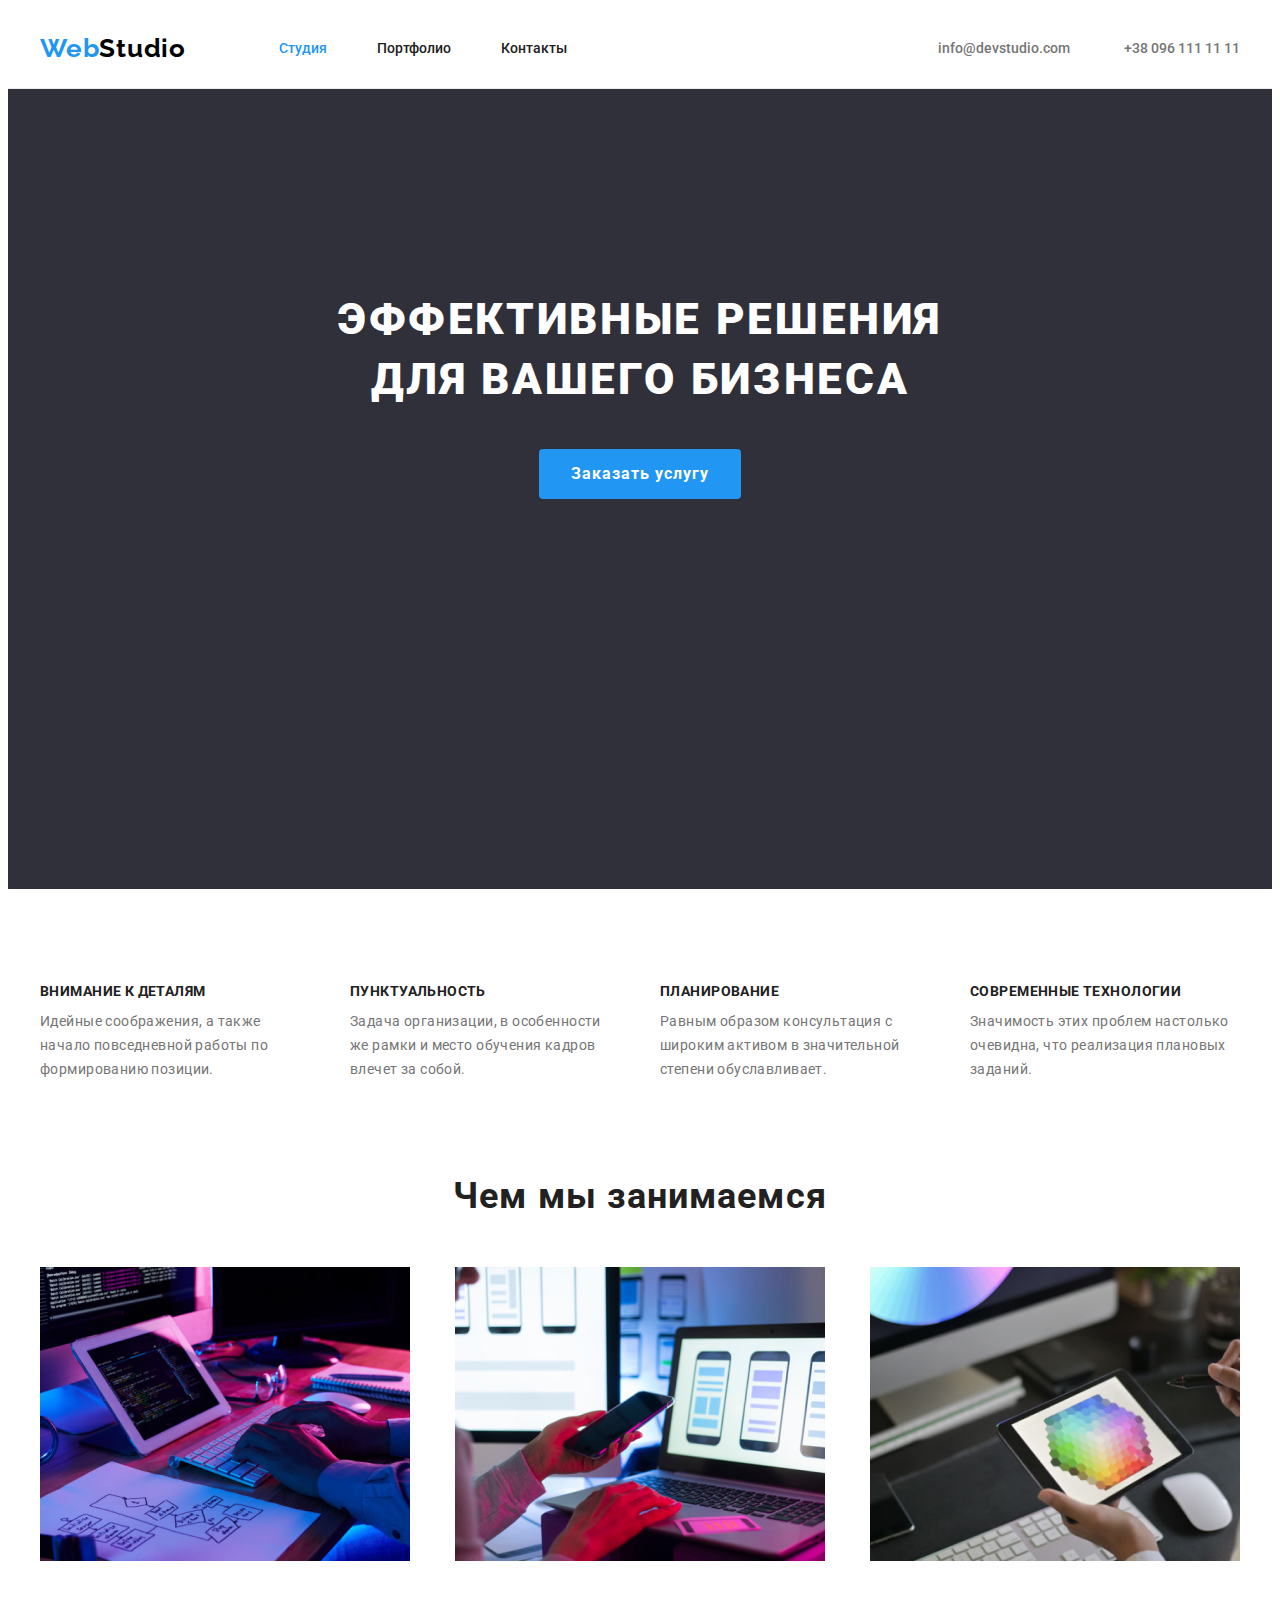
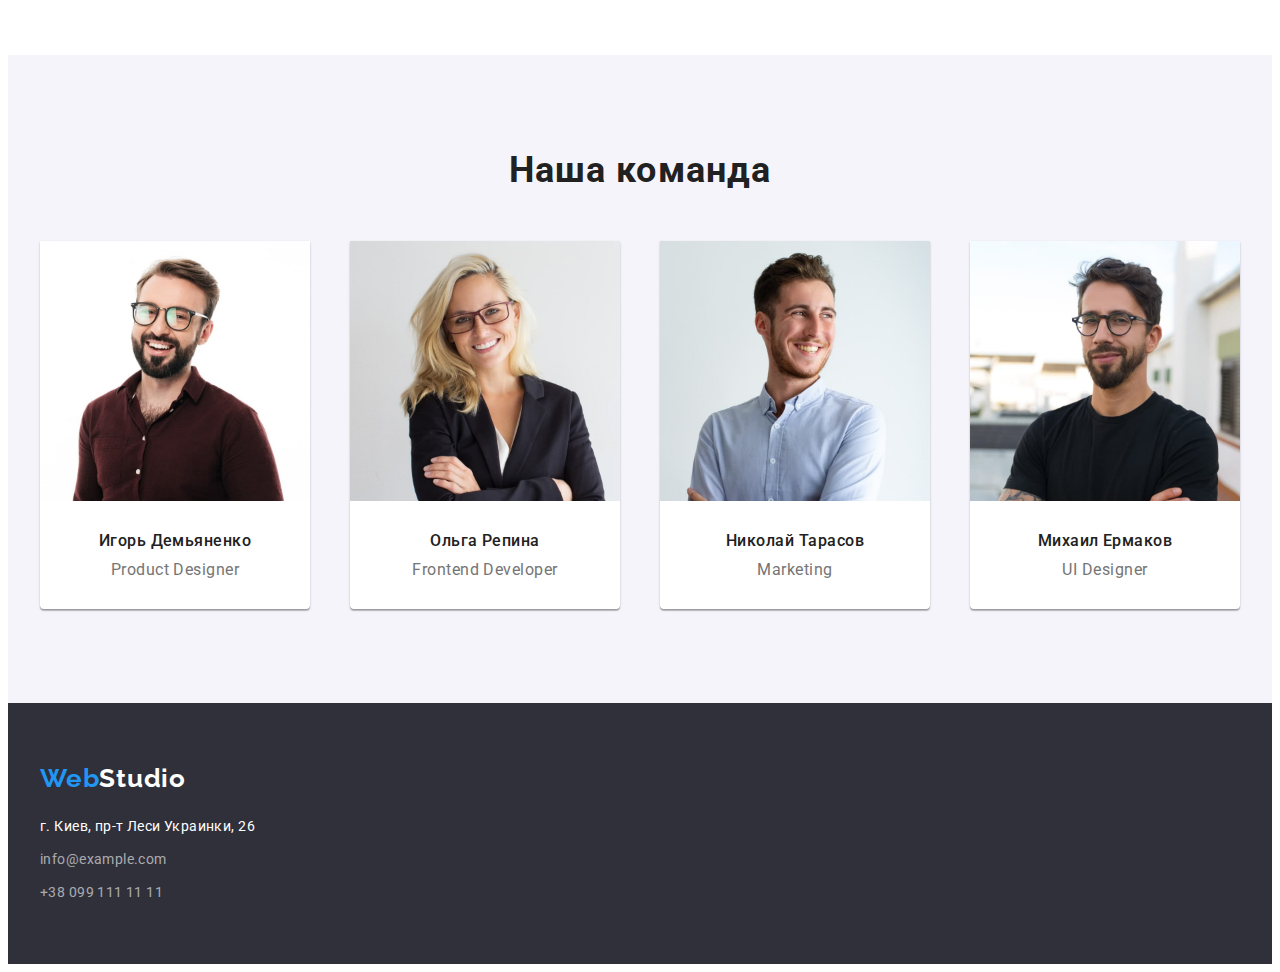
<file: index.html>
<!DOCTYPE html>
<html lang="en">
<head>
    <meta charset="UTF-8">
    <meta http-equiv="X-UA-Compatible" content="IE=edge">
    <meta name="viewport" content="width=device-width, initial-scale=1.0">
    
    <title>WebStudio</title>
    <link rel="stylesheet" href="css/styles.css">
    <link rel="preconnect" href="https://fonts.gstatic.com">
    <link href="https://fonts.googleapis.com/css2?family=Raleway:wght@700&family=Roboto:wght@700&display=swap" rel="stylesheet">
    <link rel="preconnect" href="https://fonts.gstatic.com">
    <link href="https://fonts.googleapis.com/css2?family=Raleway:wght@700&family=Roboto:wght@400;500;700;900&display=swap" rel="stylesheet">
    <link rel="stylesheet" href="https://cdnjs.cloudflare.com/ajax/libs/modern-normalize/1.0.0/modern-normalize.min.css" integrity="sha512-ISS7cAi1PEhQ8jnbJpJZMd29NlhNj4AWYyLOSp2CE/CsHxTCu+r+t0D2yoJudVrd0/8fTVPUVDzY5Tvli75u/g==" crossorigin="anonymous" referrerpolicy="no-referrer" />
</head>
<body>
    <header class="header">
        <div class="container link header-container">
            <div class="logo-nav">
                <a class="logo" href="index.html">
                    <span class="logo-web">Web</span><span class="logo-studio">Studio</span>
                </a>
                <nav class="mainmenu">
                    <ul class="navigation list">
                        <li class="nav-li"><a class="nav nav-blue" href="index.html">Студия</a></li>
                        <li class="nav-li"><a class="nav" href="portfoliopage.html">Портфолио</a></li>
                        <li class="nav-li"><a class="nav" href="#">Контакты</a></li>
                    </ul>
                </nav>
            </div>
            <div class="info-header link">
                <a class="header-mail" href="mailto:info@devstudio.com">info@devstudio.com</a>
                <a href="tel:+380961111111">+38 096 111 11 11</a>
            </div>
        </div>
    </header>    

    <main>
        <section class="h1-btn-background">
            <div class="h1-btn container">
                <h1 class="effective-solutions">ЭФФЕКТИВНЫЕ РЕШЕНИЯ ДЛЯ ВАШЕГО БИЗНЕСА</h1>
                <button class="button-studio" type="button" >Заказать услугу</button>
            </div>
        </section>

        <section class="section">
            <div class="container">
                <ul class="our-advantages list">
                    <li class="advantages">
                        <h3 class="h3-advantages">ВНИМАНИЕ К ДЕТАЛЯМ</h3>
                        <p class="p-advantages">
                            Идейные соображения, а также
                            начало повседневной работы по
                            формированию позиции.
                        </p>
                    </li>
                    <li class="advantages">
                        <h3 class="h3-advantages">ПУНКТУАЛЬНОСТЬ</h3>
                        <p class="p-advantages">
                            Задача организации, в особенности
                            же рамки и место обучения кадров
                            влечет за собой.
                        </p>
                    </li>
                    <li class="advantages">
                        <h3 class="h3-advantages">ПЛАНИРОВАНИЕ</h3>
                        <p class="p-advantages">
                        Равным образом консультация с
                            широким активом в значительной
                            степени обуславливает.
                        </p>
                    </li>
                    <li class="advantages">
                        <h3 class="h3-advantages">СОВРЕМЕННЫЕ ТЕХНОЛОГИИ</h3>
                        <p class="p-advantages">
                            Значимость этих проблем настолько
                            очевидна, что реализация плановых
                            заданий.
                        </p>
                    </li>
                </ul>
            </div>
        </section>

        
        <section class="h2-pics">
            <div class="container">
                <h2 class="h2-what">Чем мы занимаемся</h2>
                <ul class="what-img list">
                    <li><img src="./images/main-page-img/typingman.jpg" alt="человек печатает на клавиатуре" width="370" height="294"></li>
                    <li><img src="./images/main-page-img/manphone.jpg" alt="человек смотрит в телефон" width="370" height="294"></li>
                    <li><img src="./images/main-page-img/paintingonpad.jpg" alt="человек рисует на планшете" width="370" height="294"></li>
                </ul>
            </div>
        </section>

        <section class="our-team-background section">
            <div class="container">
                <h2 class="our-team-h2" >Наша команда</h2>
                <ul class="our-team list">
                    <li>
                        <img
                        src="./images/main-page-img/igor.jpg"
                        alt="Фотография Игоря Демьяненко"
                        width="270"
                        />
                        <h3 class="our-team-name-h3">Игорь Демьяненко</h3>
                        <p class="specialization">Product Designer</p>
                    </li>
                    <li>
                        <img
                        src="./images/main-page-img/olga.jpg"
                        alt="Фотография Ольги Репиной"
                        width="270"
                        />
                        <h3 class="our-team-name-h3">Ольга Репина</h3>
                        <p class="specialization">Frontend Developer</p>
                    </li>
                    <li>
                        <img
                        src="./images/main-page-img/nikola.jpg"
                        alt="Фотография Николая Тарасова"
                        width="270"
                        />
                        <h3 class="our-team-name-h3">Николай Тарасов</h3>
                        <p class="specialization">Marketing</p>
                    </li>
                    <li>
                        <img 
                        src="./images/main-page-img/michael.jpg"
                        alt="Фотография Михаила Ермакова"
                        width="270"
                        />
                        <h3 class="our-team-name-h3">Михаил Ермаков</h3>
                        <p class="specialization">UI Designer</p>
                    </li>
                </ul>
            </div>
        </section>
    </main>

    <footer class="footer">
        <div class="footer-container container link">
            <a class="logo-footer" href="index.html">
                <span class="logo-web">Web</span><span class="studio-footer">Studio</span>
            </a>

            <address>
                <p>г. Киев, пр-т Леси Украинки, 26</p>
                <a class="mail-footer" href="mailto:info@example.com">info@example.com</a><br>
                <a class="tel-footer" href="tel:+3809911111">+38 099 111 11 11</a>
            </address>
        </div>
    </footer>
</body>
</html>
</file>
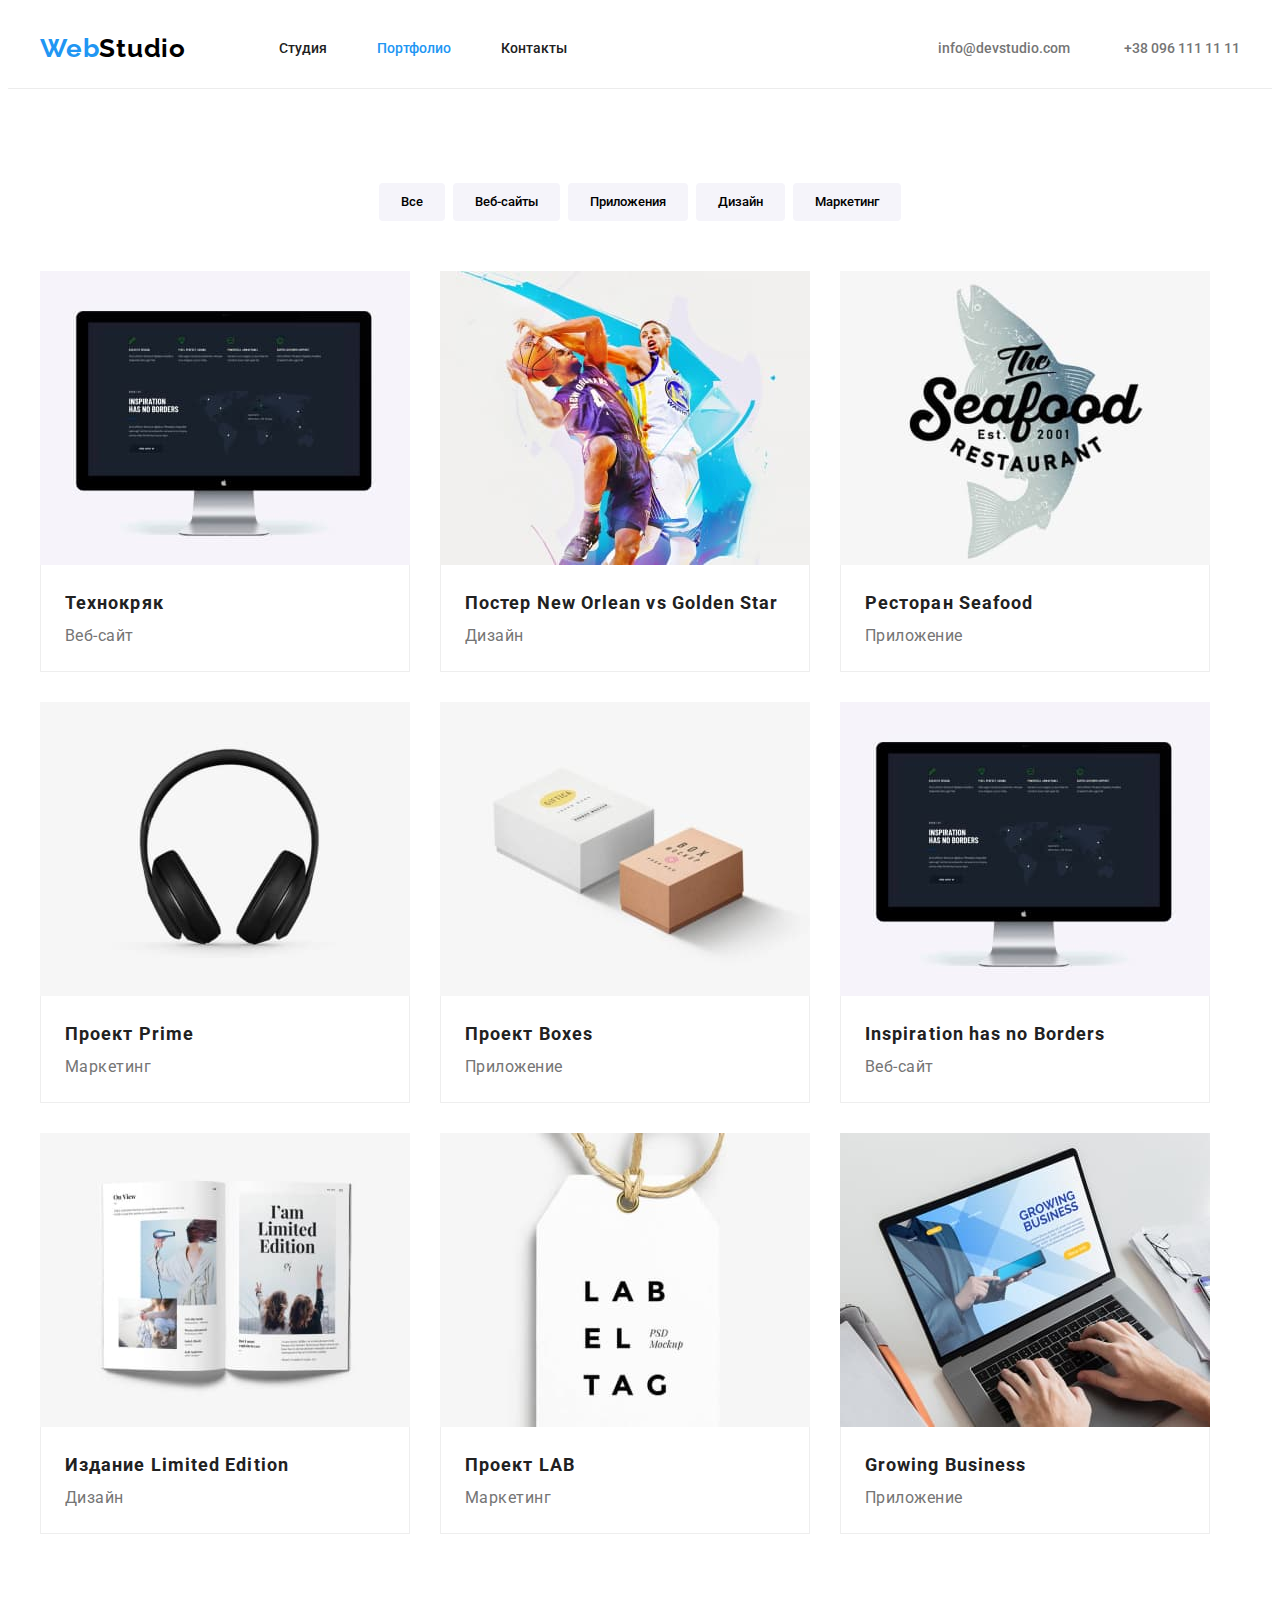
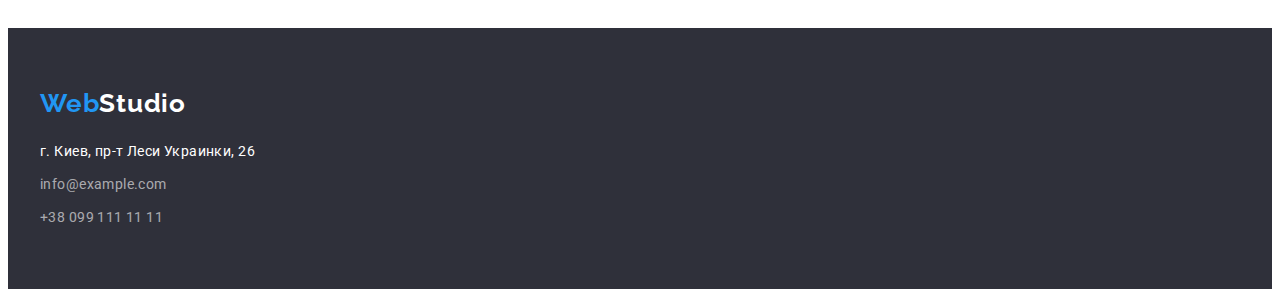
<file: portfoliopage.html>
<!DOCTYPE html>
<html lang="en">
<head>
    <meta charset="UTF-8">
    <meta http-equiv="X-UA-Compatible" content="IE=edge">
    <meta name="viewport" content="width=device-width, initial-scale=1.0">

    <title>goit-markup-hw-02</title>
    <link rel="stylesheet" href="css/styles.css">
    <link rel="preconnect" href="https://fonts.gstatic.com">
    <link href="https://fonts.googleapis.com/css2?family=Raleway:wght@700&display=swap" rel="stylesheet">
    <link rel="preconnect" href="https://fonts.gstatic.com">
    <link href="https://fonts.googleapis.com/css2?family=Roboto:wght@400;500;700;900&display=swap" rel="stylesheet">
    <link rel="stylesheet" href="https://cdnjs.cloudflare.com/ajax/libs/modern-normalize/1.0.0/modern-normalize.min.css" integrity="sha512-ISS7cAi1PEhQ8jnbJpJZMd29NlhNj4AWYyLOSp2CE/CsHxTCu+r+t0D2yoJudVrd0/8fTVPUVDzY5Tvli75u/g==" crossorigin="anonymous" referrerpolicy="no-referrer" />
</head>
<body>



    <header class="header">
        <div class="container link header-container">
            <div class="logo-nav">
                <a class="logo" href="index.html">
                    <span class="logo-web">Web</span><span class="logo-studio">Studio</span>
                </a>
                <nav class="mainmenu">
                    <ul class="navigation list">
                        <li class="nav-li"><a class="nav" href="index.html">Студия</a></li>
                        <li class="nav-li"><a class="nav nav-blue" href="portfoliopage.html">Портфолио</a></li>
                        <li class="nav-li"><a class="nav" href="#">Контакты</a></li>
                    </ul>
                </nav>
            </div>
            <div class="info-header link">
                <a class="header-mail" href="mailto:info@devstudio.com">info@devstudio.com</a>
                <a href="tel:+380961111111">+38 096 111 11 11</a>
            </div>
        </div>
    </header>



    <main>
        <section class="main-section section">
            <div class="container">
                <div class="buttons-portfolio">
                    <ul class="portfolio-buttons list"> 
                        <li class="flex-portfolio-buttons"><button type="button" class="button-portfolio">Все</button></li>
                        <li class="flex-portfolio-buttons"><button type="button" class="button-portfolio">Веб-сайты</button></li>
                        <li class="flex-portfolio-buttons"><button type="button" class="button-portfolio">Приложения</button></li>
                        <li class="flex-portfolio-buttons"><button type="button" class="button-portfolio">Дизайн</button></li>
                        <li class="flex-portfolio-buttons"><button type="button" class="button-portfolio">Маркетинг</button></li>
                    </ul>
                </div>
                <div class="section2">
                    <ul class="portfolio-cards list">
                        <li class="port-cards-marg">
                            <div class="portfolio-card">
                                <img
                                src="./images/portfolio-page-img/computer.jpg"
                                alt="Ноутбук с сайтом"
                                width="370"
                                />
                                <div class="portf-border">
                                    <h3>Технокряк</h3>
                                    <p>Веб-сайт</p>
                                </div>
                            </div>
                        </li>
                        <li class="port-cards-marg">
                            <div class="portfolio-card">
                                <img
                                src="./images/portfolio-page-img/poster.jpg"
                                alt="постер с баскетболистами"
                                width="370"
                                />
                                <div class="portf-border">
                                    <h3>Постер New Orlean vs Golden Star</h3>
                                    <p>Дизайн</p>
                                </div>
                            </div>
                        </li>
                        <li class="port-cards-marg">
                            <div class="portfolio-card">
                                <img
                                src="./images/portfolio-page-img/seafood.jpg"
                                alt="логотип Seafood"
                                width="370"
                                />
                                <div class="portf-border">
                                    <h3>Ресторан Seafood</h3>
                                    <p>Приложение</p>
                                </div>
                            </div>
                        </li>
                        <li class="port-cards-marg">
                            <div class="portfolio-card">
                                <img
                                src="./images/portfolio-page-img/headphones.jpg"
                                alt="наушники"
                                width="370"/>
                                <div class="portf-border">
                                    <h3>Проект Prime</h3>
                                    <p>Маркетинг</p>
                                </div>
                            </div>
                        </li>
                        <li class="port-cards-marg">
                            <div class="portfolio-card">
                                <img
                                src="./images/portfolio-page-img/boxes.jpg"
                                alt="коробки"
                                width="370"/>
                                <div class="portf-border">
                                    <h3>Проект Boxes</h3>
                                    <p>Приложение</p>
                                </div>
                            </div>
                        </li>
                        <li class="port-cards-marg">
                            <div class="portfolio-card">
                                <img
                                src="./images/portfolio-page-img/computer.jpg"
                                alt="компьютер"
                                width="370"/>
                                <div class="portf-border">
                                    <h3>Inspiration has no Borders</h3>
                                    <p>Веб-сайт</p>
                                </div>
                            </div>
                        </li>
                        <li class="port-cards-marg">
                            <div class="portfolio-card">
                                <img
                                src="./images/portfolio-page-img/book.jpg"
                                alt="книга с картинками"
                                width="370"
                                />
                                <div class="portf-border">
                                    <h3>Издание Limited Edition</h3>
                                    <p>Дизайн</p>
                                </div>
                            </div>
                        </li>
                        <li class="port-cards-marg">
                            <div class="portfolio-card">
                                <img
                                src="./images/portfolio-page-img/labeltag.jpg"
                                alt="ярлык с логотипом"
                                width="370"
                                />
                                <div class="portf-border">
                                    <h3>Проект LAB</h3>
                                    <p>Маркетинг</p>
                                </div>
                            </div>
                        </li>
                        <li class="port-cards-marg">
                            <div class="portfolio-card" class="growingbiz">
                                <img
                                src="./images/portfolio-page-img/growingbiz.jpg"
                                alt="ноутбук с сайтом Growing Business"
                                width="370"
                                />
                                <div class="portf-border">
                                    <h3>Growing Business</h3>
                                    <p>Приложение</p>
                                </div>
                            </div>
                        </li>
                    </ul>
                </div>
            </div>
        </section>
    </main>
    
    <footer class="footer">
        <div class="footer-container container link">
            <a class="logo-footer" href="index.html">
                <span class="logo-web">Web</span><span class="studio-footer">Studio</span>
            </a>
    
            <address>
                <p>г. Киев, пр-т Леси Украинки, 26</p>
                <a class="mail-footer" href="mailto:info@example.com">info@example.com</a><br>
                <a class="tel-footer" href="tel:+3809911111">+38 099 111 11 11</a>
            </address>
        </div>
    </footer>
</body>
</html>
</file>
<file: css/styles.css>
/* =========================== СБРОС ==================================== */
h1,
h2,
h3,
h4,
h5,
h6,
p {
  margin-top: 0;
  margin-bottom: 0;
}

ul,
ol {
  margin-top: 0;
  margin-bottom: 0;
  padding-left: 0;
}

/* ============================ СБРОС DONE ========================================= */

/* ============================= MAIN SETTINGS ====================================== */

.list {
  list-style: none;
}

.link a {
  text-decoration: none;
}

.img {
  display: block;
}

.container {
  width: 1200px;
  margin-left: auto;
  margin-right: auto;
  padding-left: 15px;
  padding-right: 15px;
}

.advantages {
  font-family: "Roboto", sans-serif;
  font-style: normal;
  font-size: 14px;
  letter-spacing: 0.03em;
  width: 270px;
}

.h3-advantages {
  font-weight: 700;
  color: #212121;
  font-size: 14px;
  margin-bottom: 10px;
}

.p-advantages {
  font-weight: 400;
  color: #757575;
  line-height: 24px;
  font-size: 14px;
}

.section {
  padding-top: 94px;
  padding-bottom: 94px;
}

img {
  display: block;
}
/* ============================== MAIN SETTINGS DONE ===================================== */

/* ============================== HEADER ============================================== */

.header {
  padding-top: 25px;
  padding-bottom: 25px;
  border-bottom: 1px solid #ececec;
}

.header-container {
  display: flex;
  align-items: center;
  justify-content: space-between;
}

.logo-nav {
  display: flex;
  align-items: center;
}
.logo {
  font-family: "Raleway";
  font-style: normal;
  font-weight: 700;
  font-size: 26px;
  letter-spacing: 0.03em;
  margin-right: 93px;
}

.logo-web {
  color: #2196f3;
}

.logo-studio {
  color: black;
}

.navigation {
  display: flex;
  align-items: center;
}

.nav {
  font-family: "Roboto", sans-serif;
  font-weight: 500;
  font-size: 14px;
  line-height: 16px;
  letter-spacing: 0.02px;
  color: #212121;
}
.nav-li:not(:last-child) {
  margin-right: 50px;
}

.navigation .nav-blue {
  color: #2196f3;
}

.nav:hover,
.nav:focus {
  color: #2196f3;
}

.header-mail {
  margin-right: 50px;
}

.info-header a {
  font-weight: 500;
  font-size: 14px;
  letter-spacing: 0, 02em;
  font-family: "Roboto", sans-serif;
  color: #757575;
}

.info-header a:hover,
.info-header a:focus {
  color: #2196f3;
}

/* ============================== HEADER DONE ========================================== */

/* =============================== MAIN =================================================== */

.h1-btn-background {
  background-color: #2f303a;
  height: 600px;
  padding-top: 200px;
}

.effective-solutions {
  font-family: "Roboto", sans-serif;
  font-weight: 900;
  font-size: 44px;
  letter-spacing: 0.06em;
  color: white;
  line-height: 60px;

  width: 700px;
  text-align: center;

  margin-right: auto;
  margin-left: auto;
}

.button-studio {
  display: block;
  letter-spacing: 0.06em;
  font-family: "Roboto", sans-serif;
  font-weight: bold;
  background-color: #2196f3;
  border-radius: 4px;
  color: white;
  font-size: 16px;
  border: none;
  line-height: 30px;
  margin-right: auto;
  margin-left: auto;
  margin-top: 40px;

  padding: 10px 32px;
}

.our-advantages {
  display: flex;
  justify-content: space-between;
}

.h2-what {
  font-family: "Roboto", sans-serif;
  font-style: normal;
  font-weight: 700;
  font-size: 36px;
  letter-spacing: 0.03em;
  color: #212121;
  text-align: center;
}

.what-img {
  display: flex;
  justify-content: space-between;
  margin-top: 50px;
}

.h2-pics {
  padding-bottom: 94px;
}

.our-team-background {
  background-color: #f5f4fa;
}

.our-team {
  display: flex;
  justify-content: space-between;
}

.our-team > li {
  background-color: white;
  min-height: 368px;
  box-shadow: 0px 1px 3px rgba(0, 0, 0, 0.12), 0px 1px 1px rgba(0, 0, 0, 0.14),
    0px 2px 1px rgba(0, 0, 0, 0.2);
  border-radius: 0px 0px 4px 4px;
}

.our-team-h2 {
  font-family: "Roboto", sans-serif;
  font-style: normal;
  font-weight: 700;
  font-size: 36px;
  line-height: 42px;
  letter-spacing: 0.03em;

  color: #212121;

  text-align: center;
  padding-bottom: 50px;
}

.our-team-name-h3 {
  font-family: "Roboto", sans-serif;
  font-style: normal;
  font-weight: 500;
  font-size: 16px;
  line-height: 19px;
  letter-spacing: 0.03em;
  text-align: center;
  color: #212121;
  padding-top: 30px;
  padding-bottom: 10px;
}

.specialization {
  font-family: "Roboto", sans-serif;
  font-style: normal;
  font-weight: 400;
  font-size: 16px;
  line-height: 19px;
  letter-spacing: 0.03em;
  color: #757575;
  text-align: center;
}

/* ======================================== MAIN ========================================= */

/* ===================================== FOOTER ========================================= */

.footer {
  background-color: #2f303a;
  padding-bottom: 60px;
  padding-top: 60px;
}

.logo-footer {
  font-family: "Raleway", sans-serif;
  font-style: normal;
  font-weight: 700;
  font-size: 26px;
  line-height: 31px;
  letter-spacing: 0.03em;
  margin-bottom: 20px;
  display: block;
}
.studio-footer {
  color: white;
}
address p {
  font-family: "Roboto", sans-serif;
  font-style: normal;
  font-weight: 400;
  font-size: 14px;
  line-height: 24px;

  letter-spacing: 0.03em;

  color: #ffffff;
  margin-bottom: 9px;
}
address a {
  font-family: "Roboto", sans-serif;
  font-style: normal;
  font-weight: 400;
  font-size: 14px;
  line-height: 24px;

  letter-spacing: 0.03em;

  color: rgba(255, 255, 255, 0.6);
}

.tel-footer {
  display: block;
  margin-top: 9px;
}

/* ==================================== Portfoliopage.html =========================================*/

/* ===================================== MAIN SETTINGS ============================================ */

/* ===================================== MAIN SETTINGS ============================================ */

.buttons-portfolio {
  margin-bottom: 50px;
}

.portfolio-buttons {
  display: flex;
  justify-content: center;
}

.flex-portfolio-buttons:not(:last-child) {
  margin-right: 8px;
}

.button-portfolio {
  background: #f5f4fa;
  border-radius: 4px;
  border: none;
  font-weight: 500;
  font-family: "Roboto", sans-serif;
  display: flex;
  line-height: 26px;

  padding: 6px 22px;
}
.button-portfolio:hover,
.button-portfolio:focus {
  background: #2196f3;
  color: white;
}

.portfolio-cards {
  display: flex;
  flex-wrap: wrap;
  margin-top: -30px;
  margin-left: -30px;
}

.port-cards-marg {
  margin-top: 30px;
  margin-left: 30px;
}

.portfolio-card {
  background: #ffffff;
  box-sizing: border-box;
}

.section2 h3 {
  font-family: "Roboto", sans-serif;
  font-style: normal;
  font-weight: 700;
  font-size: 18px;
  line-height: 36px;
  letter-spacing: 0.06em;
  color: #212121;
}
.section2 p {
  font-family: "Roboto", sans-serif;
  font-style: normal;
  font-weight: normal;
  font-size: 16px;
  line-height: 30px;

  letter-spacing: 0.03em;

  color: #757575;
}
.portf-border {
  border-right: 1px solid #eeeeee;
  border-bottom: 1px solid #eeeeee;
  border-left: 1px solid #eeeeee;
  padding-left: 24px;
  padding-top: 20px;
  padding-bottom: 20px;
}
</file>
